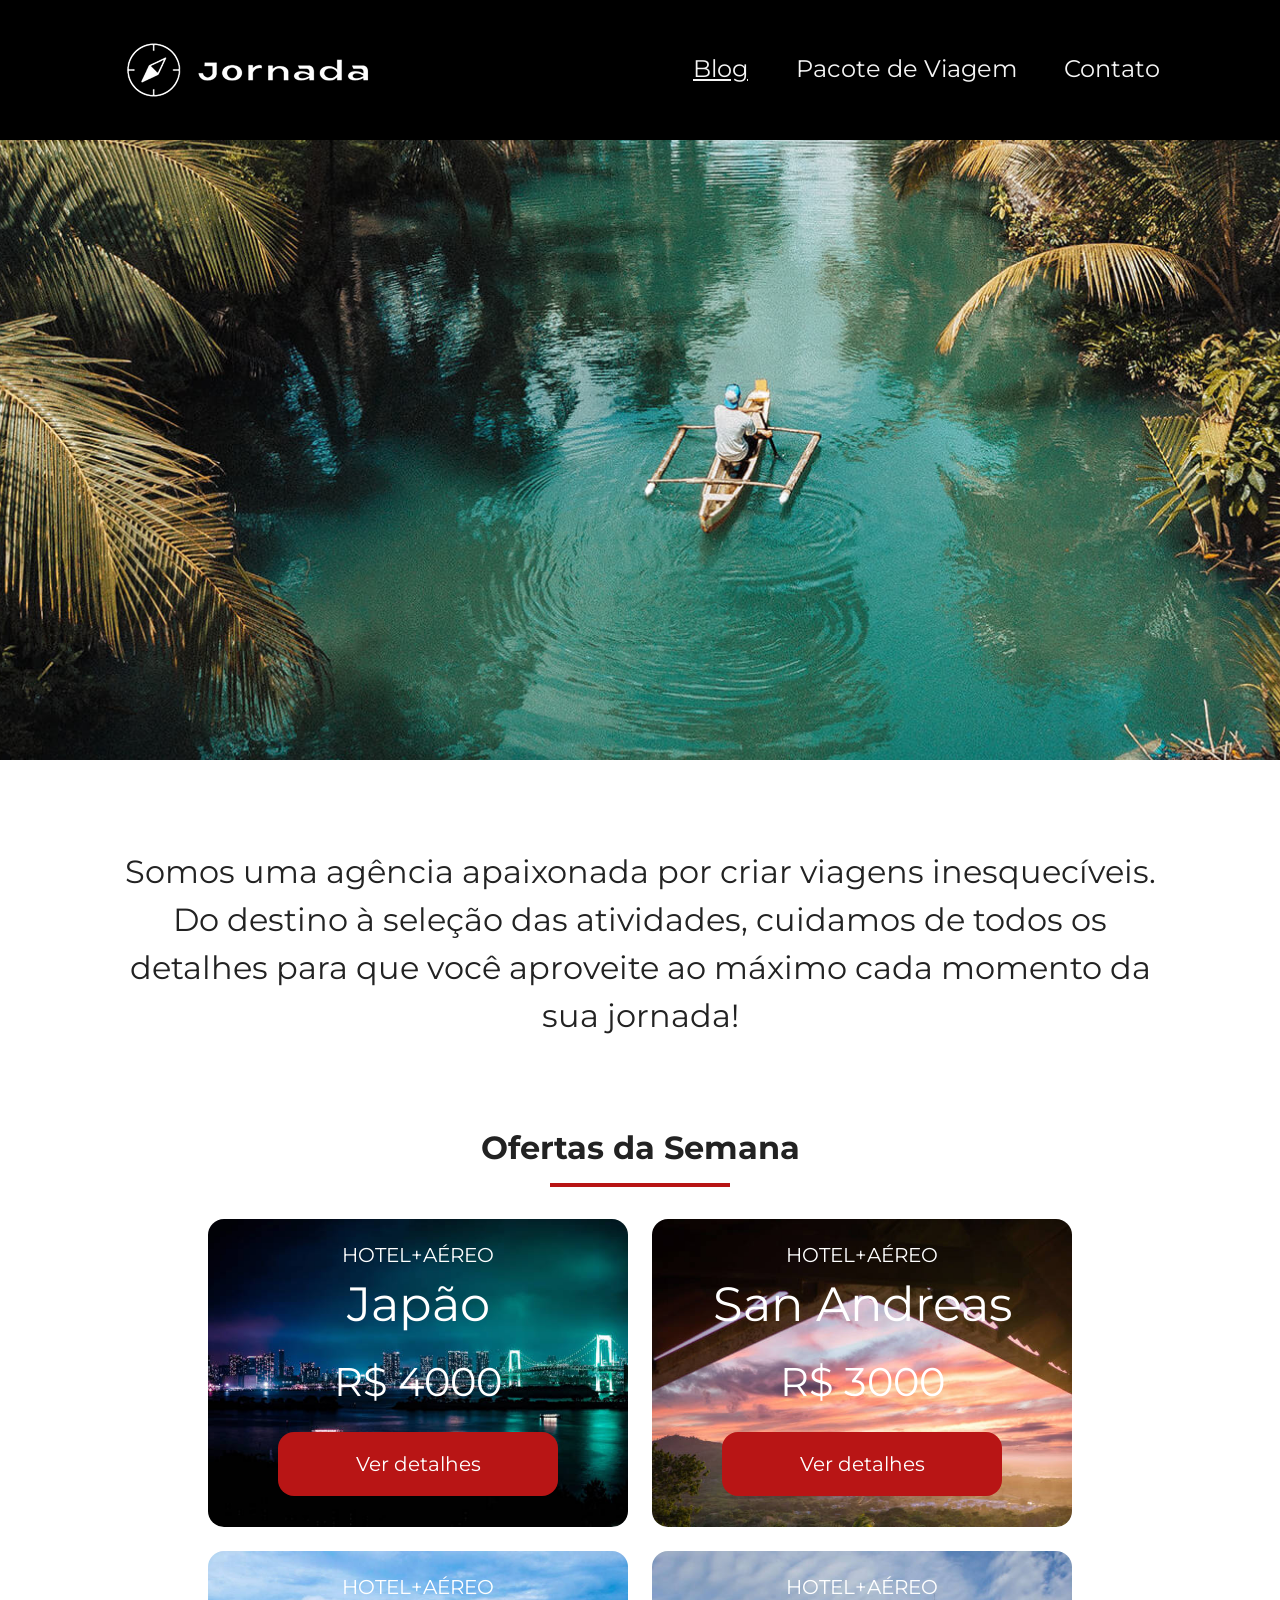
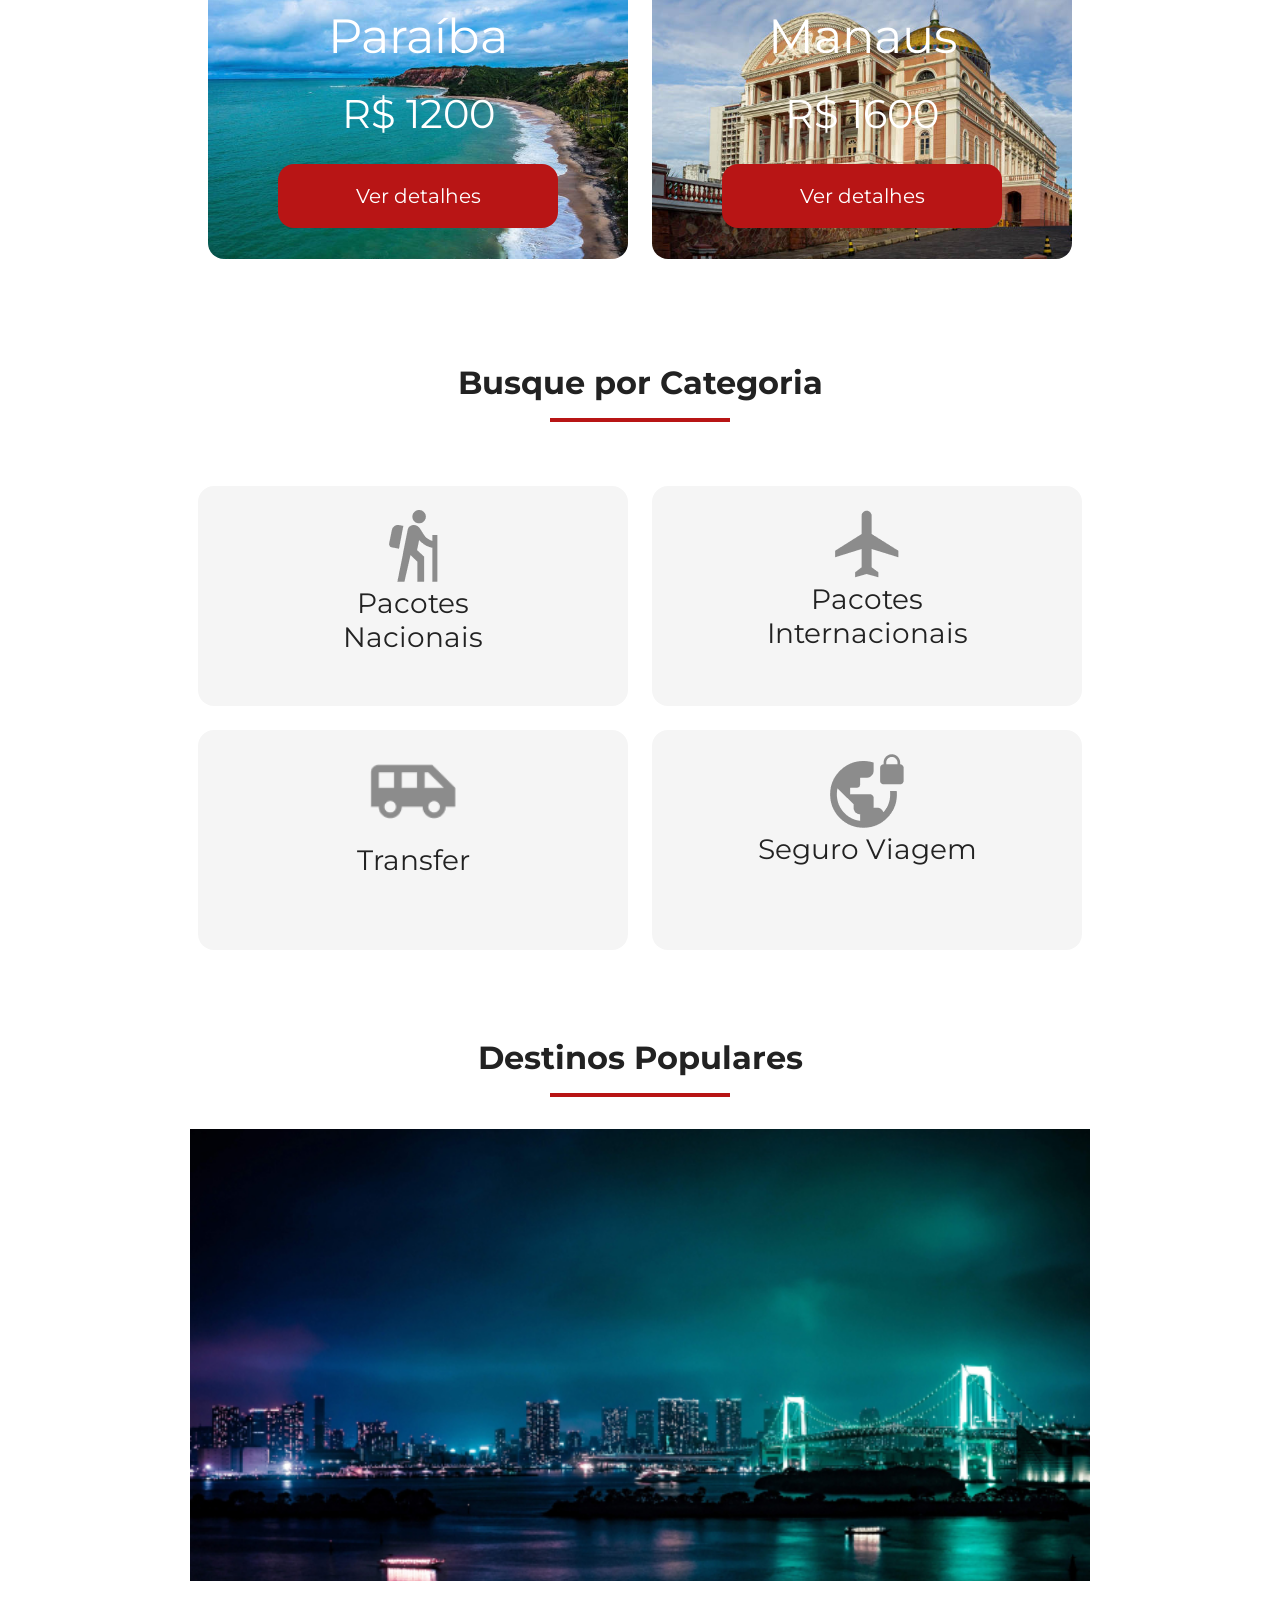
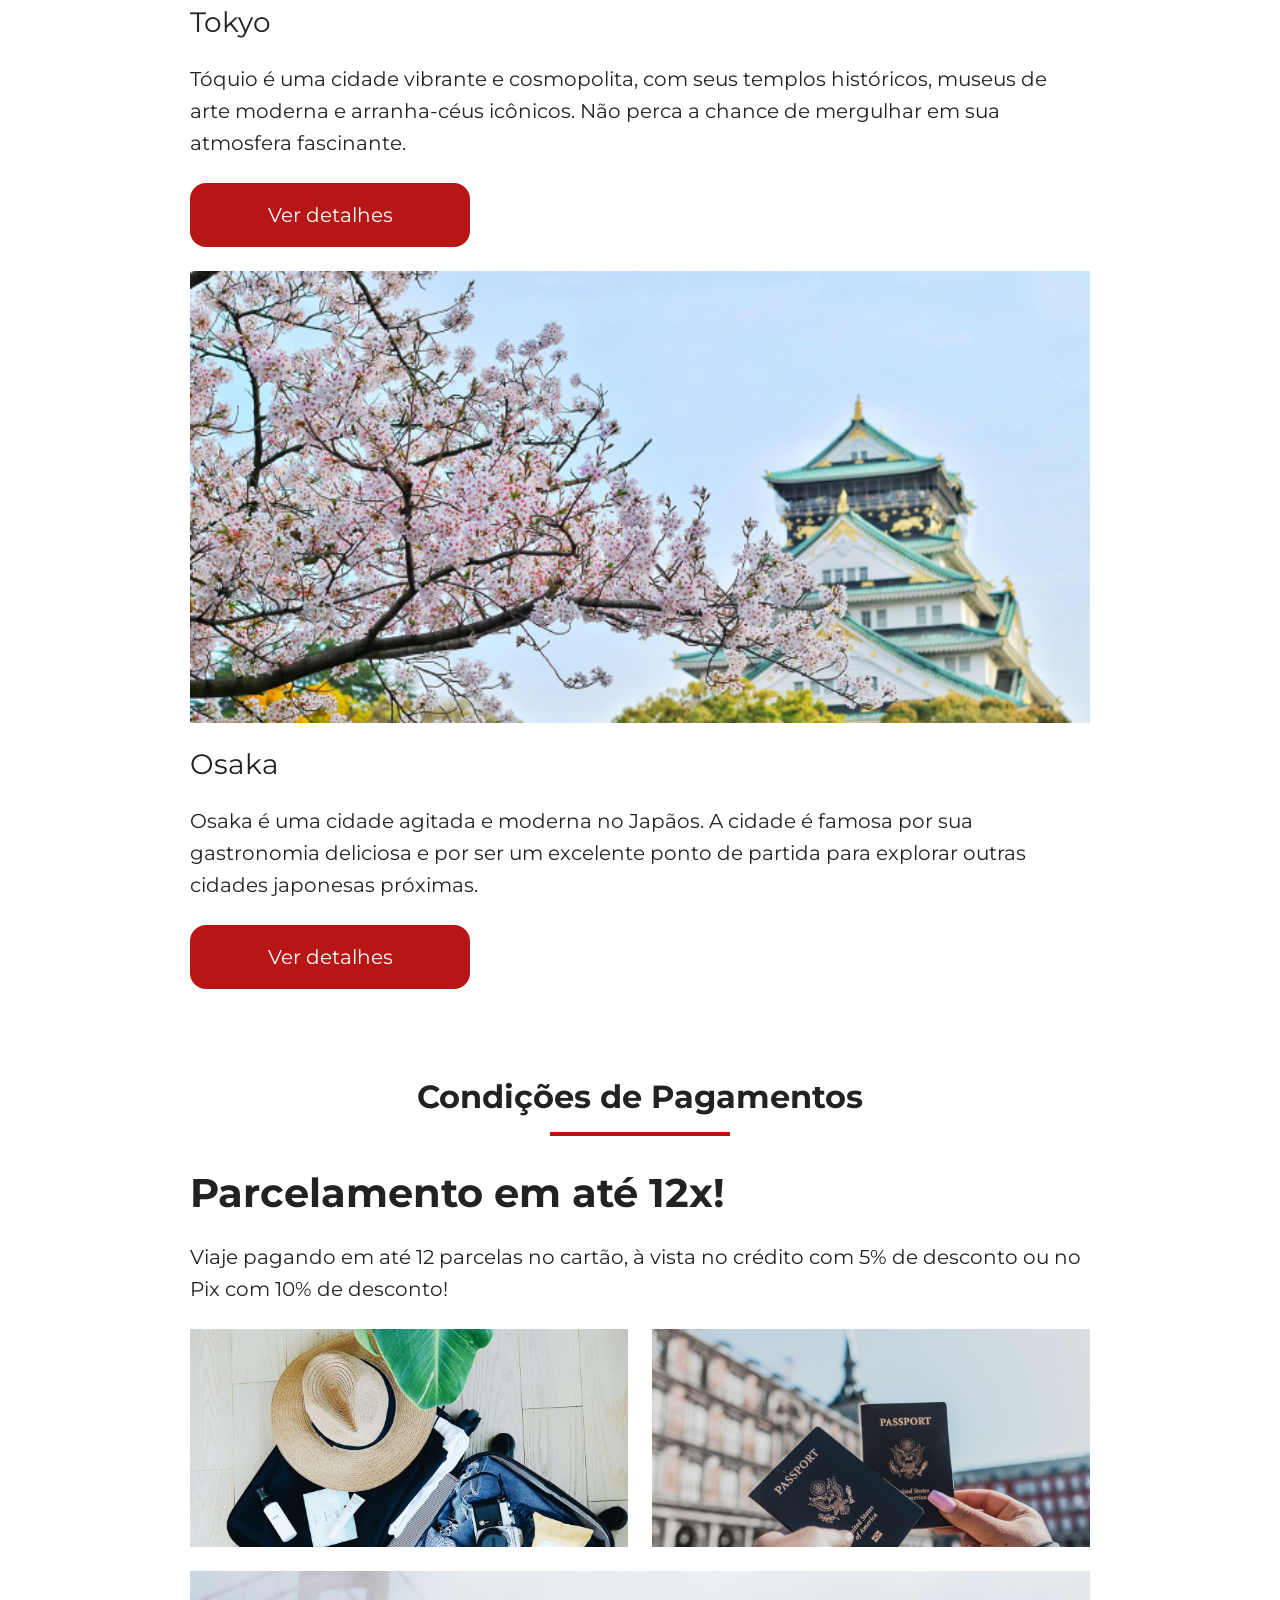
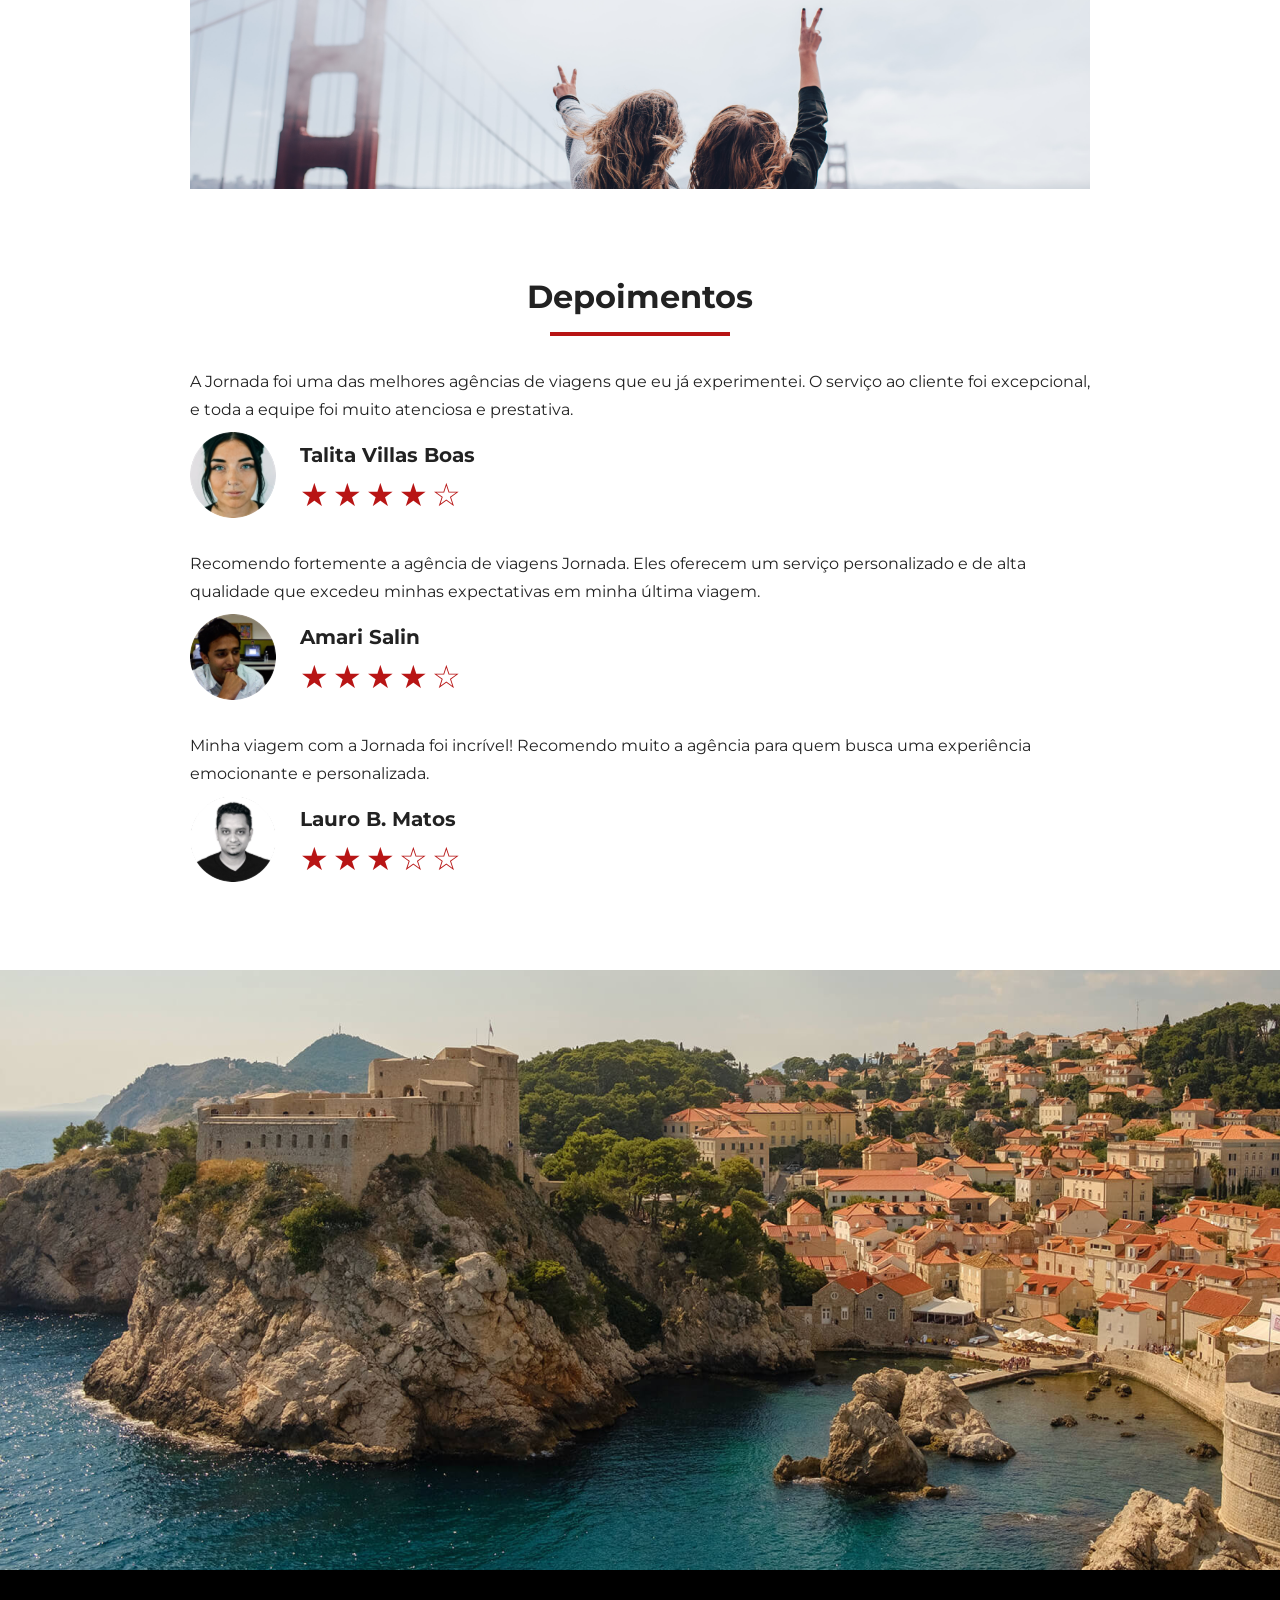
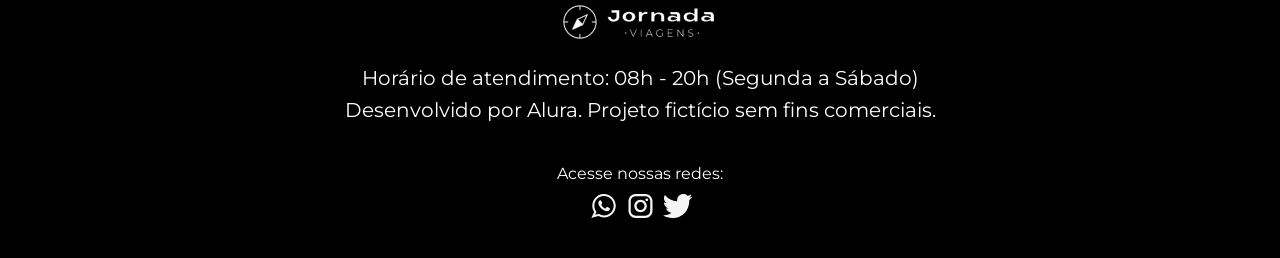
<file: index.html>
<!doctype html>
<html lang="pt-BR">
  <head>
    <meta charset="UTF-8" />
    <meta name="viewport" content="width=device-width, initial-scale=1.0" />
    <meta
      name="description"
      content="Jornadas Viagens, uma agência apaixonada por criar viagens inesquecíveis"
    />
    <meta name="og:title" content="Jornada Viagens" />
    <meta
      name="og:description"
      content="Jornadas Viagens, uma agência apaixonada por criar viagens inesquecíveis"
    />
    <meta
      name="og:image"
      content="https://github.com/Rafamaga23/jornada-viagens/img/logo-footer.png"
    />
    <meta name="og:type" content="website" />
    <meta
      name="og:url"
      content="https://github.com/Rafamaga23/jornada-viagens"
    />
    <link rel="icon" href="favico.svg" type="xml/svg" />
    <link rel="stylesheet" href="./css/stylr.css" />
    <title>Jornada Viagens</title>
  </head>
  <body>
    <header class="main-header">
      <a class="logo" href="index.html" title="voltar para página inicial">
        <img
          class="img-mobile"
          src="img/bussola-jornada-branca.png"
          alt="Bussola do logo Jornada Viagens na cor branco"
        />
        <img
          class="img-desktop"
          src="img/bussola-texto-jornada-branca.png"
          alt="Logo Jornada Viagens na cor branca"
        />
      </a>
      <div class="navigation-menu">
        <label for="menu">
          <img src="img/menu.png" alt="menu" />
        </label>
        <input type="checkbox" id="menu" hidden />
        <nav>
          <ul class="list-links">
            <li>
              <a
                class="active"
                href="index.html"
                target="_self"
                title="Acessar Blog"
                >Blog</a
              >
            </li>
            <li>
              <a
                href="pacotes-de-viagens.html"
                target="_self"
                title="Acessar Pacotes de Viagem"
                >Pacote de Viagem</a
              >
            </li>
            <li>
              <a href="contato.html" target="_self" title="Acessar Contato"
                >Contato</a
              >
            </li>
          </ul>
        </nav>
      </div>
    </header>
    <section class="hero">
      <div class="hero-img"></div>
      <h2>
        Somos uma agência apaixonada por criar viagens inesquecíveis. Do destino
        à seleção das atividades, cuidamos de todos os detalhes para que você
        aproveite ao máximo cada momento da sua jornada!
      </h2>
    </section>
    <section class="offers">
      <div class="section-title">
        <h2>Ofertas da Semana</h2>
        <hr />
      </div>
      <div class="offers-cards">
        <article class="card japao">
          <header>
            <p>HOTEL+AÉREO</p>
            <h3>Japão<br /><span>R$ 4000</span></h3>
          </header>
          <footer>
            <a href="#" class="button">Ver detalhes</a>
          </footer>
        </article>
        <article class="card san-andreas">
          <header>
            <p>HOTEL+AÉREO</p>
            <h3>San Andreas<br /><span>R$ 3000</span></h3>
          </header>
          <footer>
            <a href="#" class="button">Ver detalhes</a>
          </footer>
        </article>
        <article class="card paraiba">
          <header>
            <p>HOTEL+AÉREO</p>
            <h3>Paraíba<br /><span>R$ 1200</span></h3>
          </header>
          <footer>
            <a href="#" class="button">Ver detalhes</a>
          </footer>
        </article>
        <article class="card manaus">
          <header>
            <p>HOTEL+AÉREO</p>
            <h3>Manaus<br /><span>R$ 1600</span></h3>
          </header>
          <footer>
            <a href="#" class="button">Ver detalhes</a>
          </footer>
        </article>
      </div>
    </section>
    <section class="categories">
      <div class="section-title">
        <h2>Busque por Categoria</h2>
        <hr />
      </div>
      <div class="categories-cards">
        <a
          class="card"
          href="#"
          target="_blank"
          title="Busque pela categoria Pacote Nacionais"
        >
          <img src="img/icone-caminhada.png" alt="Ícone de Caminhada" />
          <h3 class="content-title">
            Pacotes <br />
            Nacionais
          </h3>
        </a>
        <a
          class="card"
          href="#"
          target="_blank"
          title="Busque pela categoria Pacote Internacionais"
        >
          <img src="img/icone-aviao.png" alt="Ícone de Avião" />
          <h3 class="content-title">
            Pacotes <br />
            Internacionais
          </h3>
        </a>
        <a
          class="card single-line transfer"
          href="#"
          target="_blank"
          title="Busque pela categoria Transfer"
        >
          <img src="img/icone-onibus.png" alt="Ícone de Onibus" />
          <h3 class="content-title">Transfer</h3>
        </a>
        <a
          class="card single-line seguro-viagem"
          href="#"
          target="_blank"
          title="Busque pela categoria Seguro Viagem"
        >
          <img src="img/icone-planeta.png" alt="Ícone de Seguro Viagem" />
          <h3 class="content-title">Seguro Viagem</h3>
        </a>
      </div>
    </section>
    <section class="destinations">
      <div class="section-title">
        <h2>Destinos Populares</h2>
        <hr />
      </div>
      <div class="destination-items">
        <article class="item tokyo">
          <header>
            <div class="img-item"></div>
            <h3 class="content-title">Tokyo</h3>
          </header>
          <p class="content-text">
            Tóquio é uma cidade vibrante e cosmopolita, com seus templos
            históricos, museus de arte moderna e arranha-céus icônicos. Não
            perca a chance de mergulhar em sua atmosfera fascinante.
          </p>
          <footer>
            <a
              href="#"
              class="button"
              target="_blank"
              title="Veja mais detalhes do destino Tokyo"
              >Ver detalhes</a
            >
          </footer>
        </article>
        <article class="item osaka">
          <header>
            <div class="img-item"></div>
            <h3 class="content-title">Osaka</h3>
          </header>
          <p class="content-text">
            Osaka é uma cidade agitada e moderna no Japãos. A cidade é famosa
            por sua gastronomia deliciosa e por ser um excelente ponto de
            partida para explorar outras cidades japonesas próximas.
          </p>
          <footer>
            <a
              href="#"
              class="button"
              target="_blank"
              title="Veja mais detalhes do destino Osaka"
              >Ver detalhes</a
            >
          </footer>
        </article>
      </div>
    </section>
    <section class="payments">
      <div class="section-title">
        <h2>Condições de Pagamentos</h2>
        <hr />
      </div>
      <div class="content-container">
        <div class="text-content">
          <h3 class="content-title">Parcelamento em até 12x!</h3>
          <p class="content-text">
            Viaje pagando em até 12 parcelas no cartão, à vista no crédito com
            5% de desconto ou no Pix com 10% de desconto!
          </p>
        </div>
        <div class="image-gallery">
          <div class="image first"></div>
          <div class="image second"></div>
          <div class="image thirdy colspan-2"></div>
        </div>
      </div>
    </section>
    <section class="testimonial">
      <div class="section-title">
        <h2>Depoimentos</h2>
        <hr />
      </div>
      <div class="testimonial-container">
        <article>
          <header>
            <p>
              A Jornada foi uma das melhores agências de viagens que eu já
              experimentei. O serviço ao cliente foi excepcional, e toda a
              equipe foi muito atenciosa e prestativa.
            </p>
          </header>
          <footer>
            <img
              src="img/avatar-talita.png"
              alt="imagem de perfil da cliente Talita Villas Boas"
            />
            <div class="profile-content">
              <h3>Talita Villas Boas</h3>
              <div class="rating">
                <span class="star">★</span>
                <span class="star">★</span>
                <span class="star">★</span>
                <span class="star">★</span>
                <span class="star">☆</span>
              </div>
            </div>
          </footer>
        </article>
        <article>
          <header>
            <p>
              Recomendo fortemente a agência de viagens Jornada. Eles oferecem
              um serviço personalizado e de alta qualidade que excedeu minhas
              expectativas em minha última viagem.
            </p>
          </header>
          <footer>
            <img
              src="img/avatar-amari.png"
              alt="imagem de perfil da cliente Amari Salin"
            />
            <div class="profile-content">
              <h3>Amari Salin</h3>
              <div class="rating">
                <span class="star">★</span>
                <span class="star">★</span>
                <span class="star">★</span>
                <span class="star">★</span>
                <span class="star">☆</span>
              </div>
            </div>
          </footer>
        </article>
        <article>
          <header>
            <p>
              Minha viagem com a Jornada foi incrível! Recomendo muito a agência
              para quem busca uma experiência emocionante e personalizada.
            </p>
          </header>
          <footer>
            <img
              src="img/avatar-lauro.png"
              alt="imagem de perfil da cliente Lauro B. Matos"
            />
            <div class="profile-content">
              <h3>Lauro B. Matos</h3>
              <div class="rating">
                <span class="star">★</span>
                <span class="star">★</span>
                <span class="star">★</span>
                <span class="star">☆</span>
                <span class="star">☆</span>
              </div>
            </div>
          </footer>
        </article>
      </div>
    </section>
    <section class="bottom-hero">
      <div class="hero-img"></div>
    </section>
    <footer class="main-footer">
      <div class="footer-content">
        <img src="img/logo-footer.png" alt="logo completo Jornaga Viagens" />
        <p>Horário de atendimento: 08h - 20h (Segunda a Sábado)</p>
        <p>Desenvolvido por Alura. Projeto fictício sem fins comerciais.</p>
      </div>
      <div class="footer-social">
        <p>Acesse nossas redes:</p>
        <a href="#" target="_blank" title="Entre em contato via Whatsapp"
          ><img
            src="img/icone-whatsapp.svg"
            alt="icone do whatsapp na cor branca"
        /></a>
        <a
          href="#"
          target="_blank"
          title="Acesse o Instagram do Jornada Viagens"
          ><img
            src="img/icone-instagram.svg"
            alt="icone do instagram na cor branca"
        /></a>
        <a href="#" target="_blank" title="Acesse o Twitter do Jornada Viagens"
          ><img
            src="img/icone-twitter.svg"
            alt="icone do twitter na cor branca"
        /></a>
      </div>
    </footer>
  </body>
</html>
</file>
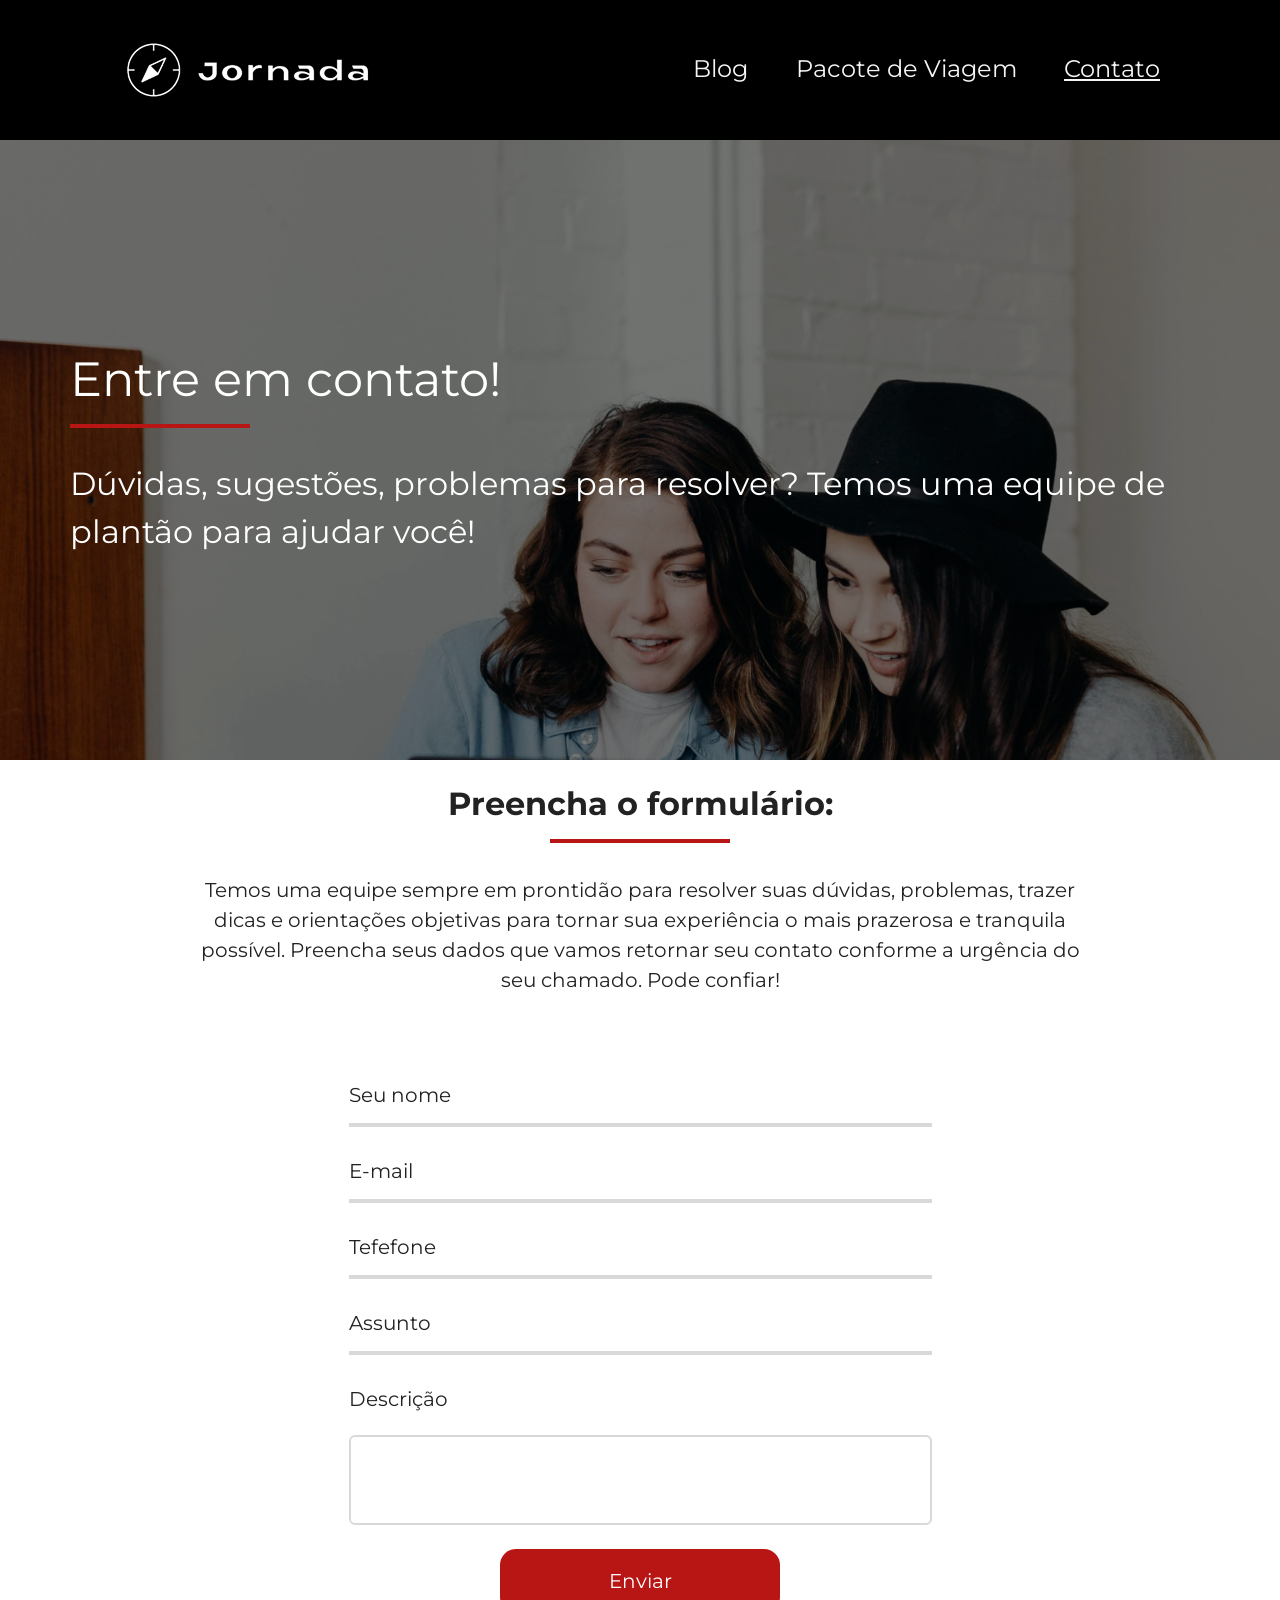
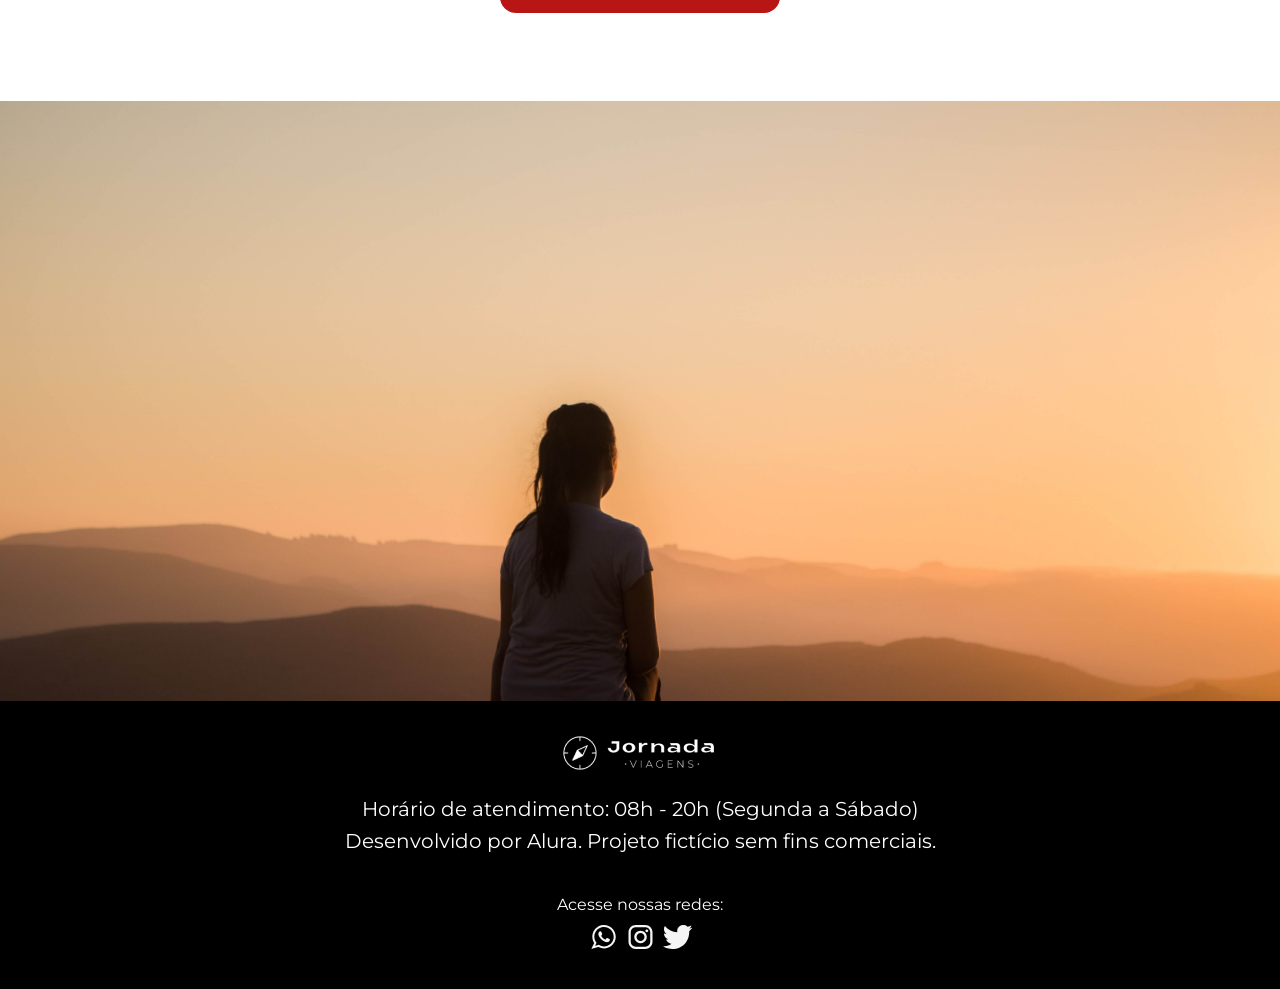
<file: contato.html>
<!doctype html>
<html lang="pt_BR">
  <head>
    <meta charset="UTF-8" />
    <meta name="viewport" content="width=device-width, initial-scale=1.0" />
    <meta
      name="description"
      content="Jornadas Viagens, uma agência apaixonada por criar viagens inesquecíveis"
    />
    <meta name="og:title" content="Jornada Viagens" />
    <meta
      name="og:description"
      content="Jornadas Viagens, uma agência apaixonada por criar viagens inesquecíveis"
    />
    <meta
      name="og:image"
      content="https://github.com/Rafamaga23/jornada-viagens/img/logo-footer.png"
    />
    <meta name="og:type" content="website" />
    <meta
      name="og:url"
      content="https://github.com/Rafamaga23/jornada-viagens"
    />
    <link rel="icon" href="favico.svg" type="xml/svg" />
    <link rel="stylesheet" href="./css/stylr.css" />
    <title>Jornada Viagens</title>
  </head>
  <body>
    <header class="main-header">
      <a class="logo" href="index.html" title="voltar para página inicial">
        <img
          class="img-mobile"
          src="img/bussola-jornada-branca.png"
          alt="Bussola do logo Jornada Viagens na cor branco"
        />
        <img
          class="img-desktop"
          src="img/bussola-texto-jornada-branca.png"
          alt="Logo Jornada Viagens na cor branca"
        />
      </a>
      <div class="navigation-menu">
        <label for="menu">
          <img src="img/menu.png" alt="menu" />
        </label>
        <input type="checkbox" id="menu" hidden />
        <nav>
          <ul class="list-links">
            <li>
              <a href="index.html" target="_self" title="Acessar Blog">Blog</a>
            </li>
            <li>
              <a
                href="pacotes-de-viagens.html"
                target="_self"
                title="Acessar Pacotes de Viagem"
                >Pacote de Viagem</a
              >
            </li>
            <li>
              <a
                class="active"
                href="contato.html"
                target="_self"
                title="Acessar Contato"
                >Contato</a
              >
            </li>
          </ul>
        </nav>
      </div>
    </header>
    <section class="contato hero">
      <div class="hero-img">
        <div class="hero-content">
          <h1>Entre em contato!</h1>
          <hr />
          <p>
            Dúvidas, sugestões, problemas para resolver? Temos uma equipe de
            plantão para ajudar você!
          </p>
        </div>
      </div>
    </section>
    <section class="form">
      <div class="section-title">
        <h2>Preencha o formulário:</h2>
        <hr />
      </div>
      <p class="content-text">
        Temos uma equipe sempre em prontidão para resolver suas dúvidas,
        problemas, trazer dicas e orientações objetivas para tornar sua
        experiência o mais prazerosa e tranquila possível. Preencha seus dados
        que vamos retornar seu contato conforme a urgência do seu chamado. Pode
        confiar!
      </p>
    </section>
    <section class="section-contato">
      <section class="user data">
        <div><p>Seu nome</p></div>
        <hr />
        <div><p>E-mail</p></div>
        <hr />
        <div><p>Tefefone</p></div>
        <hr />
        <div><p>Assunto</p></div>
        <hr />
        <div>
          <p>Descrição</p>
        </div>
      </section>
      <section class="description">
        <input type="text" class="box" placeholder="" />
      </section>
      <footer>
        <a href="#" class="button" target="_blank" title="Enviar">Enviar</a>
      </footer>
    </section>
    <section class="contato bottom-hero">
      <div class="hero-img"></div>
    </section>
    <footer class="main-footer">
      <div class="footer-content">
        <img src="img/logo-footer.png" alt="logo completo Jornaga Viagens" />
        <p>Horário de atendimento: 08h - 20h (Segunda a Sábado)</p>
        <p>Desenvolvido por Alura. Projeto fictício sem fins comerciais.</p>
      </div>
      <div class="footer-social">
        <p>Acesse nossas redes:</p>
        <a href="#" target="_blank" title="Entre em contato via Whatsapp"
          ><img
            src="img/icone-whatsapp.svg"
            alt="icone do whatsapp na cor branca"
        /></a>
        <a
          href="#"
          target="_blank"
          title="Acesse o Instagram do Jornada Viagens"
          ><img
            src="img/icone-instagram.svg"
            alt="icone do instagram na cor branca"
        /></a>
        <a href="#" target="_blank" title="Acesse o Twitter do Jornada Viagens"
          ><img
            src="img/icone-twitter.svg"
            alt="icone do twitter na cor branca"
        /></a>
      </div>
    </footer>
  </body>
</html>
</file>
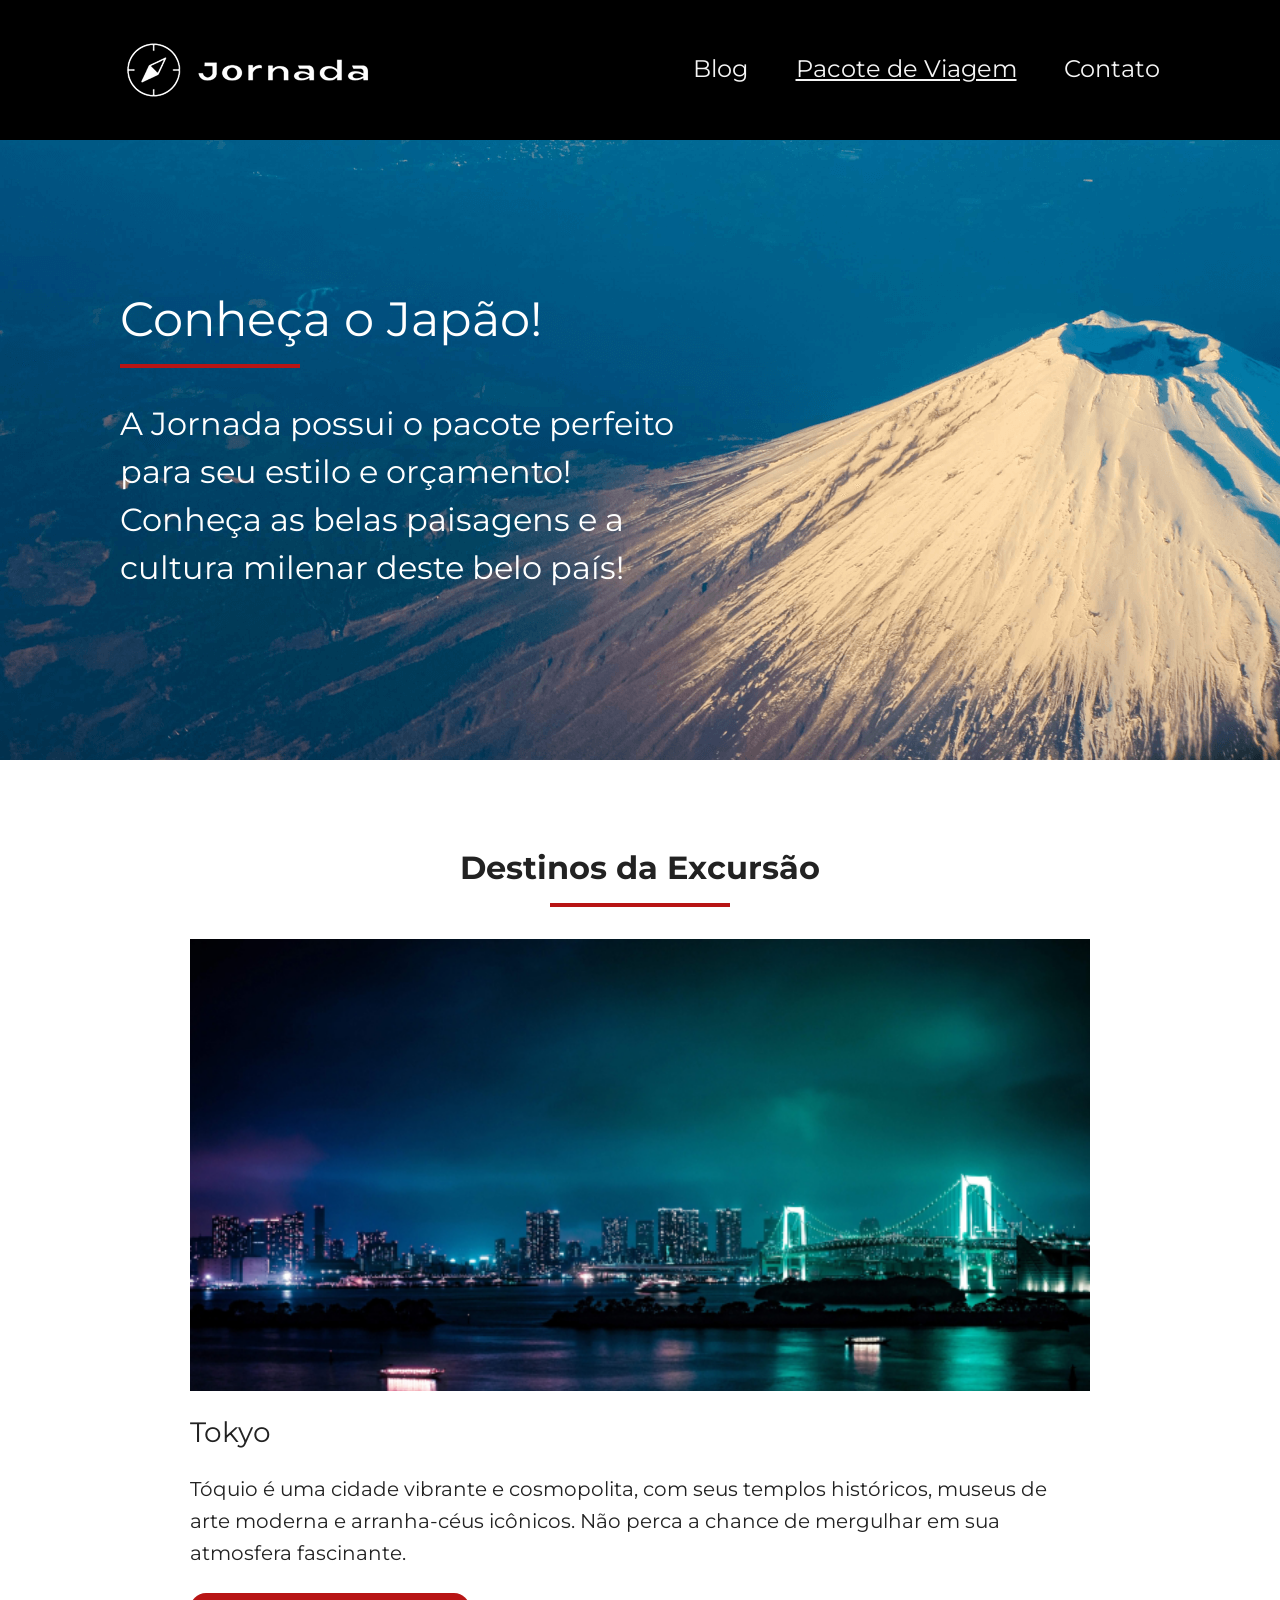
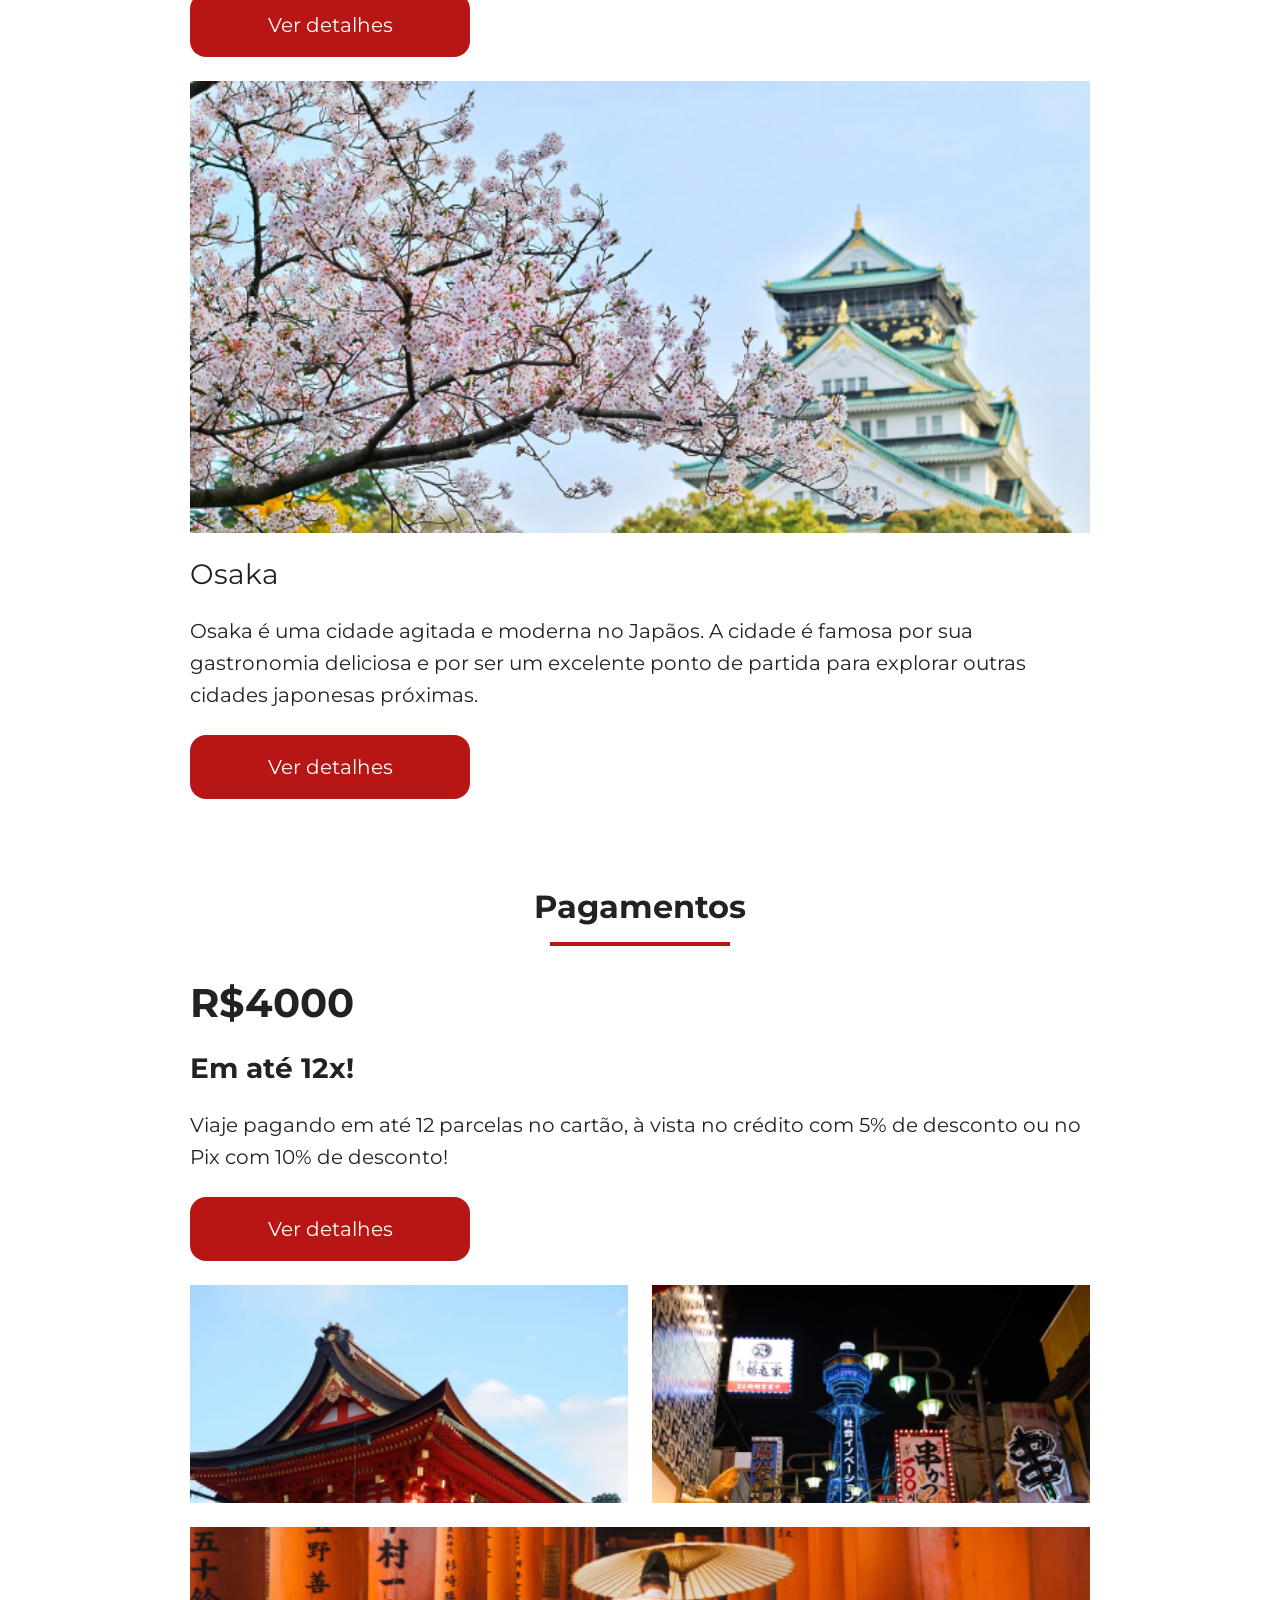
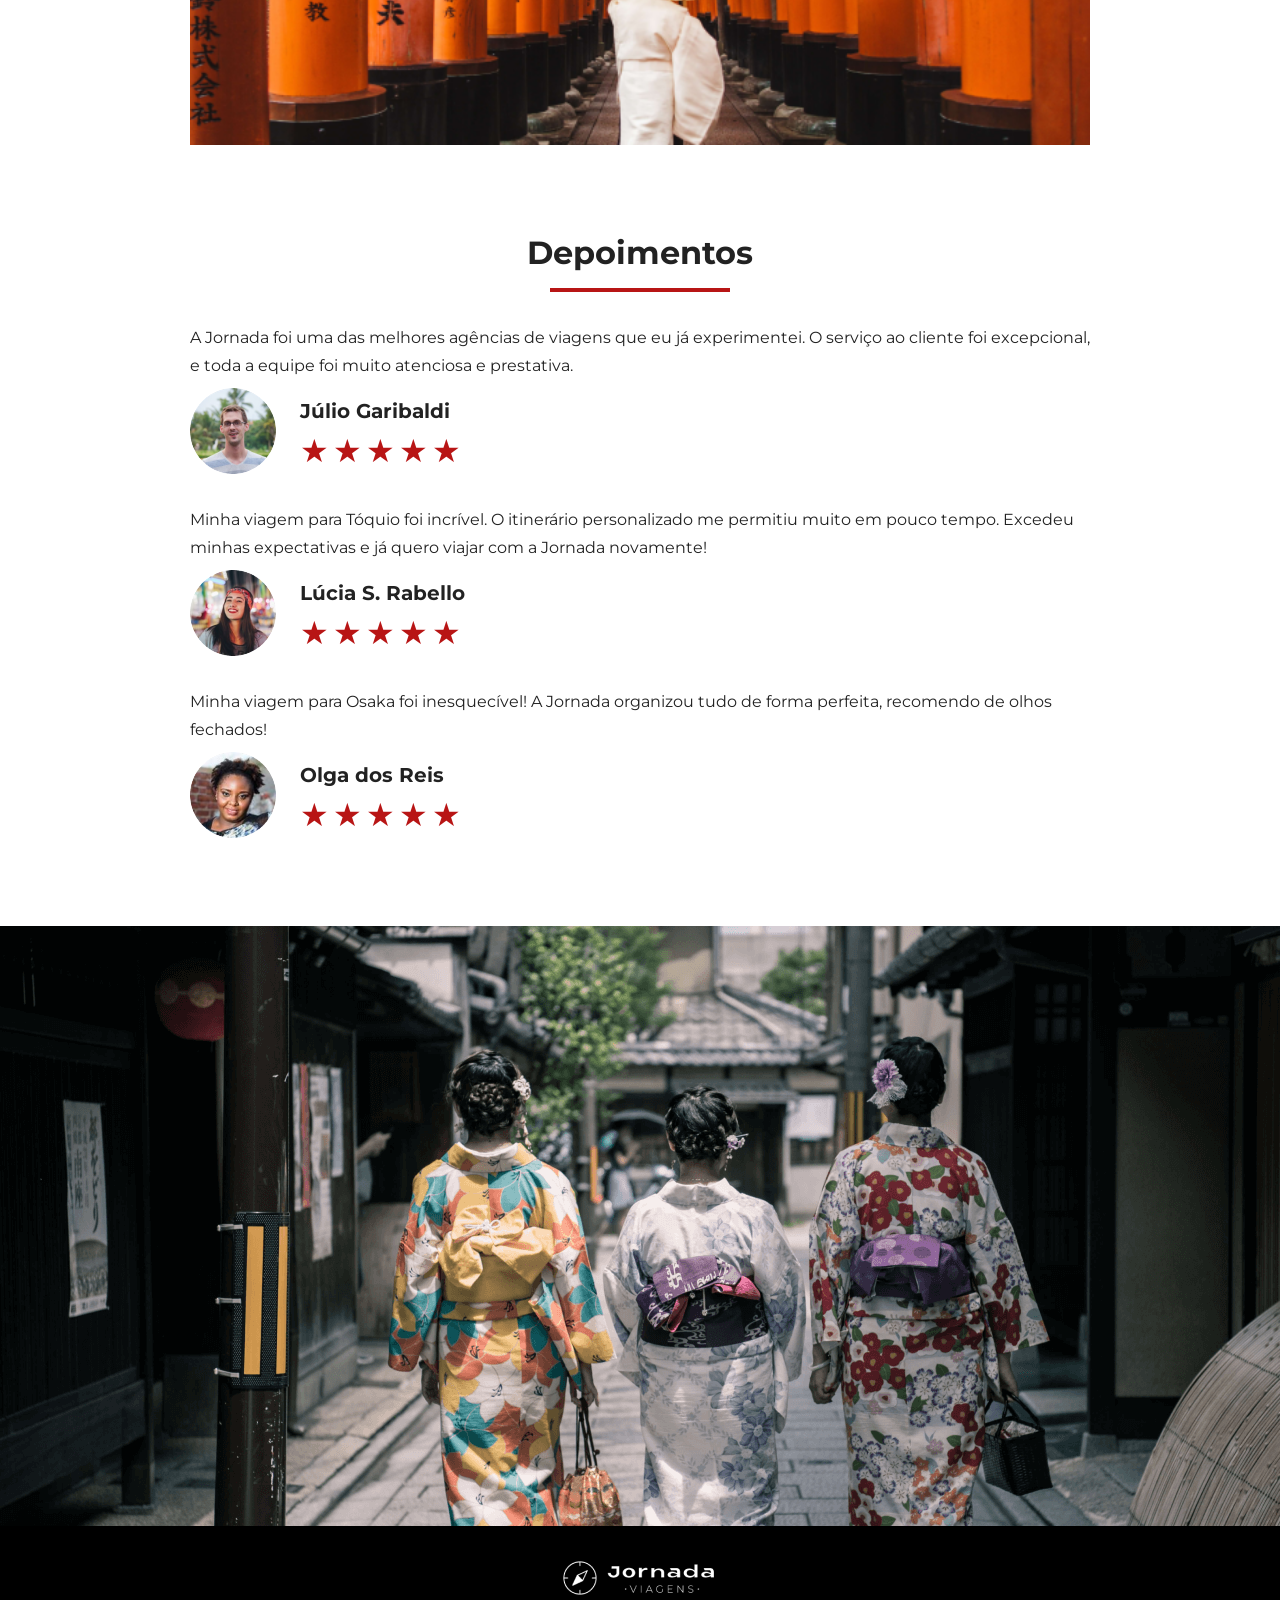
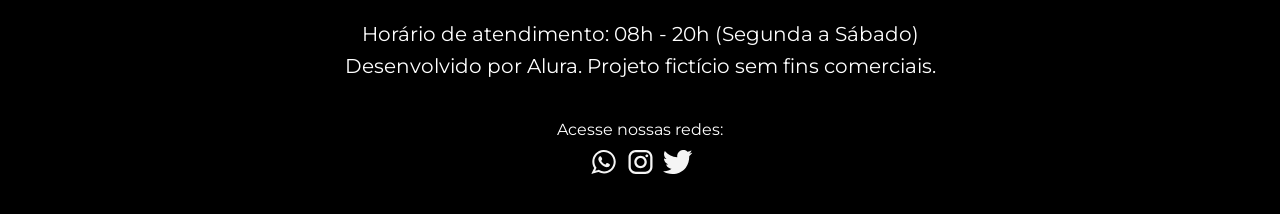
<file: pacotes-de-viagens.html>
<!doctype html>
<html lang="pt-BR">
  <head>
    <meta charset="UTF-8" />
    <meta name="viewport" content="width=device-width, initial-scale=1.0" />
    <meta
      name="description"
      content="Jornadas Viagens, uma agência apaixonada por criar viagens inesquecíveis"
    />
    <meta name="og:title" content="Jornada Viagens" />
    <meta
      name="og:description"
      content="Jornadas Viagens, uma agência apaixonada por criar viagens inesquecíveis"
    />
    <meta
      name="og:image"
      content="https://github.com/Rafamaga23/jornada-viagens/img/logo-footer.png"
    />
    <meta name="og:type" content="website" />
    <meta
      name="og:url"
      content="https://github.com/Rafamaga23/jornada-viagens"
    />
    <link rel="icon" href="favico.svg" type="xml/svg" />
    <link rel="stylesheet" href="./css/stylr.css" />
    <title>Jornada Viagens</title>
  </head>
  <body>
    <header class="main-header">
      <a class="logo" href="index.html" title="voltar para página inicial">
        <img
          class="img-mobile"
          src="img/bussola-jornada-branca.png"
          alt="Bussola do logo Jornada Viagens na cor branco"
        />
        <img
          class="img-desktop"
          src="img/bussola-texto-jornada-branca.png"
          alt="Logo Jornada Viagens na cor branca"
        />
      </a>
      <div class="navigation-menu">
        <label for="menu">
          <img src="img/menu.png" alt="menu" />
        </label>
        <input type="checkbox" id="menu" hidden />
        <nav>
          <ul class="list-links">
            <li>
              <a href="index.html" target="_self" title="Acessar Blog">Blog</a>
            </li>
            <li>
              <a
                class="active"
                href="pacotes-de-viagens.html"
                target="_self"
                title="Acessar Pacotes de Viagem"
                >Pacote de Viagem</a
              >
            </li>
            <li>
              <a href="contato.html" target="_self" title="Acessar Contato"
                >Contato</a
              >
            </li>
          </ul>
        </nav>
      </div>
    </header>
    <section class="travel-packages hero">
      <div class="hero-img">
        <div class="hero-content">
          <h1>Conheça o Japão!</h1>
          <hr />
          <p>
            A Jornada possui o pacote perfeito para seu estilo e orçamento!
            Conheça as belas paisagens e a cultura milenar deste belo país!
          </p>
        </div>
      </div>
    </section>
    <section class="destinations">
      <div class="section-title">
        <h2>Destinos da Excursão</h2>
        <hr />
      </div>
      <div class="destination-items">
        <article class="item tokyo">
          <header>
            <div class="img-item"></div>
            <h3 class="content-title">Tokyo</h3>
          </header>
          <p class="content-text">
            Tóquio é uma cidade vibrante e cosmopolita, com seus templos
            históricos, museus de arte moderna e arranha-céus icônicos. Não
            perca a chance de mergulhar em sua atmosfera fascinante.
          </p>
          <footer>
            <a
              href="#"
              class="button"
              target="_blank"
              title="Veja mais detalhes do destino Tokyo"
              >Ver detalhes</a
            >
          </footer>
        </article>
        <article class="item osaka">
          <header>
            <div class="img-item"></div>
            <h3 class="content-title">Osaka</h3>
          </header>
          <p class="content-text">
            Osaka é uma cidade agitada e moderna no Japãos. A cidade é famosa
            por sua gastronomia deliciosa e por ser um excelente ponto de
            partida para explorar outras cidades japonesas próximas.
          </p>
          <footer>
            <a
              href="#"
              class="button"
              target="_blank"
              title="Veja mais detalhes do destino Osaka"
              >Ver detalhes</a
            >
          </footer>
        </article>
      </div>
    </section>
    <section class="travel-packages payments">
      <div class="section-title">
        <h2>Pagamentos</h2>
        <hr />
      </div>
      <div class="content-container">
        <div class="text-content">
          <h3 class="content-title">R$4000</h3>
          <h4 class="content-title">Em até 12x!</h4>
          <p class="content-text">
            Viaje pagando em até 12 parcelas no cartão, à vista no crédito com
            5% de desconto ou no Pix com 10% de desconto!
          </p>
          <footer>
            <a
              href="#"
              class="button"
              target="_blank"
              title="Veja mais detalhes do destino Osaka"
              >Ver detalhes</a
            >
          </footer>
        </div>
        <div class="image-gallery">
          <div class="image first"></div>
          <div class="image second"></div>
          <div class="image thirdy colspan-2"></div>
        </div>
      </div>
    </section>
    <section class="testimonial">
      <div class="section-title">
        <h2>Depoimentos</h2>
        <hr />
      </div>
      <div class="testimonial-container">
        <article>
          <header>
            <p>
              A Jornada foi uma das melhores agências de viagens que eu já
              experimentei. O serviço ao cliente foi excepcional, e toda a
              equipe foi muito atenciosa e prestativa.
            </p>
          </header>
          <footer>
            <img
              src="img/avatar-julio.png"
              alt="imagem de perfil da cliente Talita Villas Boas"
            />
            <div class="profile-content">
              <h3>Júlio Garibaldi</h3>
              <div class="rating">
                <span class="star">★</span>
                <span class="star">★</span>
                <span class="star">★</span>
                <span class="star">★</span>
                <span class="star">★</span>
              </div>
            </div>
          </footer>
        </article>
        <article>
          <header>
            <p>
              Minha viagem para Tóquio foi incrível. O itinerário personalizado
              me permitiu muito em pouco tempo. Excedeu minhas expectativas e já
              quero viajar com a Jornada novamente!
            </p>
          </header>
          <footer>
            <img
              src="img/avatar-lucia.png"
              alt="imagem de perfil da cliente Amari Salin"
            />
            <div class="profile-content">
              <h3>Lúcia S. Rabello</h3>
              <div class="rating">
                <span class="star">★</span>
                <span class="star">★</span>
                <span class="star">★</span>
                <span class="star">★</span>
                <span class="star">★</span>
              </div>
            </div>
          </footer>
        </article>
        <article>
          <header>
            <p>
              Minha viagem para Osaka foi inesquecível! A Jornada organizou tudo
              de forma perfeita, recomendo de olhos fechados!
            </p>
          </header>
          <footer>
            <img
              src="img/avatar-olga.png"
              alt="imagem de perfil da cliente Lauro B. Matos"
            />
            <div class="profile-content">
              <h3>Olga dos Reis</h3>
              <div class="rating">
                <span class="star">★</span>
                <span class="star">★</span>
                <span class="star">★</span>
                <span class="star">★</span>
                <span class="star">★</span>
              </div>
            </div>
          </footer>
        </article>
      </div>
    </section>
    <section class="travel-packages bottom-hero">
      <div class="hero-img"></div>
    </section>
    <footer class="main-footer">
      <div class="footer-content">
        <img src="img/logo-footer.png" alt="logo completo Jornaga Viagens" />
        <p>Horário de atendimento: 08h - 20h (Segunda a Sábado)</p>
        <p>Desenvolvido por Alura. Projeto fictício sem fins comerciais.</p>
      </div>
      <div class="footer-social">
        <p>Acesse nossas redes:</p>
        <a href="#" target="_blank" title="Entre em contato via Whatsapp"
          ><img
            src="img/icone-whatsapp.svg"
            alt="icone do whatsapp na cor branca"
        /></a>
        <a
          href="#"
          target="_blank"
          title="Acesse o Instagram do Jornada Viagens"
          ><img
            src="img/icone-instagram.svg"
            alt="icone do instagram na cor branca"
        /></a>
        <a href="#" target="_blank" title="Acesse o Twitter do Jornada Viagens"
          ><img
            src="img/icone-twitter.svg"
            alt="icone do twitter na cor branca"
        /></a>
      </div>
    </footer>
  </body>
</html>
</file>
<file: css/stylr.css>
@import url(global.css);
@import url(header.css);
@import url(hero.css);
@import url(offers.css);
@import url(categories.css);
@import url(destinations.css);
@import url(payments.css);
@import url(testimonials.css);
@import url(footer.css);
@import url(told.css);
</file>
